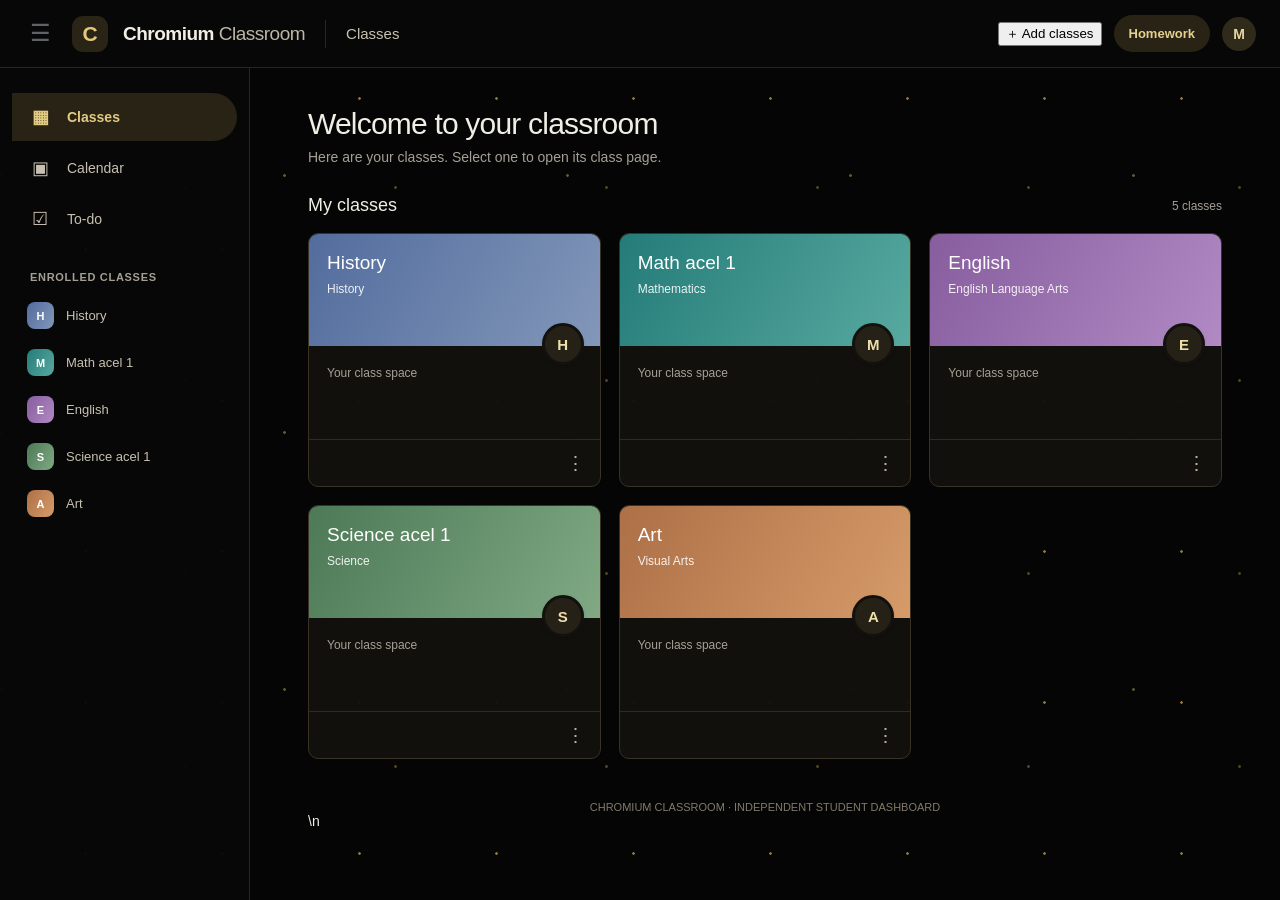
<file: index.html>
<!doctype html>
<html lang="en">
<head>
<meta charset="utf-8"><meta name="viewport" content="width=device-width,initial-scale=1"><meta name="theme-color" content="#050505">
<meta name="description" content="Chromium Classroom — an independent student class dashboard."><title>Chromium Classroom</title>
<style>
:root{--bg:#f7f8fc;--ink:#202124;--muted:#687078;--line:#e3e6ec;--blue:#356ac3;--white:#fff}
*{box-sizing:border-box}body{margin:0;background:var(--bg);color:var(--ink);font:14px Arial,Helvetica,sans-serif}
.top{height:68px;background:#fff;border-bottom:1px solid var(--line);display:flex;align-items:center;padding:0 24px;gap:15px;position:sticky;top:0;z-index:5}
.menu{border:0;background:none;font-size:23px;color:#5f6368;cursor:pointer}.brand-icon{width:36px;height:36px;border-radius:11px;background:#e7efff;color:#315fa8;display:grid;place-items:center;font-size:21px;font-weight:bold}.brand{font-size:19px;color:#5f6368;letter-spacing:-.5px}.brand b{color:#27364b}.divider{height:28px;border-left:1px solid var(--line);margin:0 5px}.page-name{font-size:15px;color:#4d5661}.right{margin-left:auto;display:flex;align-items:center;gap:12px}.chrome{background:#eaf1ff;color:#24539a;text-decoration:none;padding:11px 15px;border-radius:22px;font-weight:600;font-size:13px}.avatar{width:34px;height:34px;border-radius:50%;display:grid;place-items:center;background:#dce8fc;color:#28589f;font-weight:bold}
.shell{display:grid;grid-template-columns:250px minmax(0,1fr);min-height:calc(100vh - 68px)}aside{padding:22px 12px;background:#fff;border-right:1px solid var(--line)}.nav{display:flex;align-items:center;gap:17px;padding:13px 18px;margin:3px 0;border-radius:0 25px 25px 0;color:#41464d;text-decoration:none;font-size:14px;cursor:pointer}.nav.active{background:#e8f0fe;color:#174ea6;font-weight:600}.nav .ico{width:20px;text-align:center;font-size:18px}.nav-section{margin:28px 18px 9px;color:#727981;font-size:11px;font-weight:bold;letter-spacing:.7px;text-transform:uppercase}.side-class{display:flex;align-items:center;gap:12px;padding:10px 15px;border-radius:9px;color:#4b5159;font-size:13px}.side-dot{width:27px;height:27px;border-radius:8px;display:grid;place-items:center;color:white;font-size:11px;font-weight:bold}
main{width:100%;max-width:1250px;margin:auto;padding:38px clamp(20px,5vw,58px) 70px}.welcome{display:flex;align-items:end;justify-content:space-between;gap:18px;margin-bottom:30px}.welcome h1{font-size:30px;font-weight:400;margin:0 0 8px;letter-spacing:-.8px}.welcome p{margin:0;color:var(--muted);font-size:14px}.section-title{display:flex;align-items:center;justify-content:space-between;margin:0 0 17px}.section-title h2{font-size:18px;font-weight:500;margin:0}.section-title span{font-size:12px;color:var(--muted)}
.grid{display:grid;grid-template-columns:repeat(3,minmax(0,1fr));gap:18px}.class-card{background:#fff;border:1px solid #dfe3e9;border-radius:10px;overflow:hidden;text-align:left;padding:0;cursor:pointer;color:inherit;min-width:0;box-shadow:0 1px 2px #172b4d0a;transition:box-shadow .18s,transform .18s}.class-card:hover{box-shadow:0 4px 14px #172b4d20;transform:translateY(-2px)}.banner{height:112px;padding:18px 18px 14px;color:#fff;position:relative}.banner h3{font-size:19px;font-weight:500;margin:0 0 8px}.banner p{margin:0;font-size:12px;opacity:.9}.initial{position:absolute;right:16px;bottom:-19px;width:42px;height:42px;border:3px solid white;border-radius:50%;display:grid;place-items:center;background:#fff;color:#4b5563;font-size:15px;font-weight:bold;box-shadow:0 1px 3px #0002}.history{background:linear-gradient(120deg,#526c9d,#8297b9)}.math{background:linear-gradient(120deg,#247b78,#58aaa0)}.english{background:linear-gradient(120deg,#875d9e,#b18ac4)}.science{background:linear-gradient(120deg,#4d7956,#80a984)}.art{background:linear-gradient(120deg,#ad7047,#d69b69)}
.card-body{padding:20px 18px 15px;min-height:93px}.teacher{color:#6c737c;font-size:12px}.card-foot{border-top:1px solid #edf0f4;height:47px;display:flex;align-items:center;justify-content:flex-end;padding:0 15px;color:#687078;font-size:19px}
.detail{display:none;background:#fff;border:1px solid var(--line);border-radius:12px;margin-top:24px;overflow:hidden}.detail.show{display:block}.detail-banner{padding:26px;color:#fff}.detail-banner h2{margin:0 0 7px;font-size:24px;font-weight:500}.detail-banner p{margin:0;opacity:.9}.detail-content{padding:22px}.back{border:1px solid var(--line);background:white;border-radius:20px;padding:9px 15px;color:#3c5d8c;cursor:pointer}.announcement{padding:16px;border:1px solid var(--line);border-radius:9px;margin-top:16px;color:#59616b;line-height:1.6}.announcement b{color:#333}.footer{margin-top:42px;color:#9299a2;font-size:11px;text-align:center}
@media(max-width:900px){.grid{grid-template-columns:repeat(2,minmax(0,1fr))}.shell{grid-template-columns:205px minmax(0,1fr)}}
@media(max-width:620px){.top{height:60px;padding:0 13px;gap:9px}.brand{font-size:16px}.page-name{font-size:13px}.shell{grid-template-columns:1fr}aside{display:flex;overflow-x:auto;padding:8px;border-right:0;border-bottom:1px solid var(--line)}.nav{white-space:nowrap;padding:10px 13px;margin:0;border-radius:22px}.nav-section,.side-class{display:none}main{padding:28px 16px 50px}.grid{grid-template-columns:1fr}.welcome h1{font-size:25px}.chrome{padding:9px 11px;font-size:11px}.add-class{padding:9px 10px;font-size:11px}.avatar{display:none}.divider{height:23px}}

/* Dark space theme with very subtle golden stars */
:root{--bg:#050505;--ink:#f1eee5;--muted:#a6a094;--line:#29261e;--blue:#d8bd72;--white:#11100d}
body{background-color:#050505!important;background-image:radial-gradient(1px 1px at 12% 18%,rgba(220,190,105,.42) 98%,transparent),radial-gradient(1px 1px at 29% 73%,rgba(220,190,105,.28) 98%,transparent),radial-gradient(1.5px 1.5px at 48% 36%,rgba(220,190,105,.32) 98%,transparent),radial-gradient(1px 1px at 71% 14%,rgba(220,190,105,.38) 98%,transparent),radial-gradient(1px 1px at 86% 62%,rgba(220,190,105,.26) 98%,transparent),radial-gradient(1px 1px at 94% 29%,rgba(220,190,105,.3) 98%,transparent);background-size:310px 270px!important;color:#f1eee5}
.top,aside{background:rgba(12,12,11,.97)!important;border-color:#29261e!important}
.brand{color:#bdb7a8!important}.brand b{color:#f2eee3!important}.brand-icon{background:#292416!important;color:#e0c879!important}
.page-name,.nav,.side-class{color:#c8c1b1!important}.nav.active{background:#282315!important;color:#e3cc82!important}
.nav-section,.teacher,.count,.welcome p,.section-title span{color:#a6a094!important}
.chrome{background:#292315!important;color:#e4d08f!important}\n.add-class{border:1px solid #51452a;background:#17150f;color:#d9c27b;padding:10px 14px;border-radius:22px;font-weight:600;font-size:13px;cursor:pointer}.add-class:hover{background:#292315}
.avatar{background:#302a1b!important;color:#e6d79e!important}
.class-card{background:rgba(18,17,14,.97)!important;border-color:#393326!important;color:#f0ebdf!important}
.card-body{background:transparent!important}.card-foot{border-color:#302b20!important;color:#bdb49c!important}
.initial{background:#252116!important;border-color:#12110e!important;color:#eee0ad!important}
.detail{background:#11100d!important;border-color:#393326!important}.announcement{border-color:#393326!important;color:#c9c1b0!important}.announcement b{color:#f1ebdc!important}
.back{background:#17150f!important;border-color:#393326!important;color:#e3cd88!important}
.footer{color:#827b6a!important}


/* Visible black background and faint warm-yellow stars */
html,body{min-height:100%;background:#050505!important}
body{
 background-color:#050505!important;
 background-image:
 radial-gradient(circle,rgba(232,198,104,.58) 1px,transparent 1.6px),
 radial-gradient(circle,rgba(232,198,104,.32) 1px,transparent 1.8px),
 radial-gradient(circle,rgba(232,198,104,.42) 1px,transparent 1.7px)!important;
 background-size:137px 151px,211px 193px,283px 257px!important;
 background-position:17px 23px,79px 91px,143px 47px!important;
 background-attachment:fixed!important;
 color:#f1eee5!important
}
.shell,main,#classes-view{background:transparent!important}
.top,aside{background:rgba(8,8,8,.96)!important}

</style>
</head>
<body>
<header class="top"><button class="menu" aria-label="Menu">☰</button><div class="brand-icon">C</div><div class="brand"><b>Chromium</b> Classroom</div><div class="divider"></div><div class="page-name" id="page-name">Classes</div><div class="right"><button class="add-class" id="add-class-button" type="button">＋ Add classes</button><a class="chrome" href="chrome.html">Homework</a><div class="avatar">M</div></div></header>
<div class="shell">
<aside>
<a class="nav active" href="#classes" data-view="classes"><span class="ico">▦</span>Classes</a>
<a class="nav" href="#calendar" data-view="calendar"><span class="ico">▣</span>Calendar</a>
<a class="nav" href="#todo" data-view="todo"><span class="ico">☑</span>To-do</a>
<div class="nav-section">Enrolled classes</div>
<div class="side-class"><span class="side-dot history">H</span>History</div>
<div class="side-class"><span class="side-dot math">M</span>Math acel 1</div>
<div class="side-class"><span class="side-dot english">E</span>English</div>
<div class="side-class"><span class="side-dot science">S</span>Science acel 1</div>
<div class="side-class"><span class="side-dot art">A</span>Art</div>
</aside>
<main>
<section id="classes-view">
<div class="welcome"><div><h1>Welcome to your classroom</h1><p>Here are your classes. Select one to open its class page.</p></div></div>
<div class="section-title"><h2>My classes</h2><span>5 classes</span></div>
<div class="grid">
<button class="class-card" data-class="History"><div class="banner history"><h3>History</h3><p>History</p><span class="initial">H</span></div><div class="card-body"><div class="teacher">Your class space</div></div><div class="card-foot">⋮</div></button>
<button class="class-card" data-class="Math acel 1"><div class="banner math"><h3>Math acel 1</h3><p>Mathematics</p><span class="initial">M</span></div><div class="card-body"><div class="teacher">Your class space</div></div><div class="card-foot">⋮</div></button>
<button class="class-card" data-class="English"><div class="banner english"><h3>English</h3><p>English Language Arts</p><span class="initial">E</span></div><div class="card-body"><div class="teacher">Your class space</div></div><div class="card-foot">⋮</div></button>
<button class="class-card" data-class="Science acel 1"><div class="banner science"><h3>Science acel 1</h3><p>Science</p><span class="initial">S</span></div><div class="card-body"><div class="teacher">Your class space</div></div><div class="card-foot">⋮</div></button>
<button class="class-card" data-class="Art"><div class="banner art"><h3>Art</h3><p>Visual Arts</p><span class="initial">A</span></div><div class="card-body"><div class="teacher">Your class space</div></div><div class="card-foot">⋮</div></button>
</div>
<div class="footer">CHROMIUM CLASSROOM · INDEPENDENT STUDENT DASHBOARD</div>
</section>
<section class="detail" id="class-detail"><div class="detail-banner" id="detail-banner"><h2 id="detail-title">Class</h2><p>Class stream</p></div><div class="detail-content"><button class="back" id="back-button">← All classes</button><div class="announcement"><b>Welcome to this class</b><br>This is your class space. You can use it to keep class notes and organize your learning.</div></div></section>
<section class="detail" id="other-view"><div class="detail-content"><h2 id="other-title">Calendar</h2><p id="other-copy">Your classroom section.</p><button class="back" id="other-back">← Back to classes</button></div></section>\n<section class="detail" id="add-class-view"><div class="detail-content"><h2>Add a class</h2><p>Enter a class code to continue.</p><form id="demo-class-form"><label for="demo-code">Class code</label><div style="display:flex;gap:10px;flex-wrap:wrap;margin:10px 0 14px"><input id="demo-code" name="code" required maxlength="24" placeholder="Enter class code" style="background:#17150f;border:1px solid #51452a;border-radius:8px;padding:12px;color:#f1eee5;min-width:180px;flex:1"><button class="add-class" type="submit">Submit code</button></div></form><button class="back" id="add-class-back">← Back to classes</button></div></section>
</main>
</div>
<script>
const colors={History:'history','Math acel 1':'math',English:'english','Science acel 1':'science',Art:'art'};
const cards=document.querySelectorAll('.class-card'),classesView=document.querySelector('#classes-view'),detail=document.querySelector('#class-detail'),other=document.querySelector('#other-view'),addClassView=document.querySelector('#add-class-view');
function openClass(name){classesView.style.display='none';other.classList.remove('show');detail.classList.add('show');document.querySelector('#detail-title').textContent=name;document.querySelector('#detail-banner').className='detail-banner '+colors[name];document.querySelector('#page-name').textContent=name;window.scrollTo({top:0,behavior:'smooth'});}
function showClasses(){detail.classList.remove('show');other.classList.remove('show');addClassView.classList.remove('show');classesView.style.display='block';document.querySelector('#page-name').textContent='Classes';document.querySelectorAll('.nav').forEach(n=>n.classList.toggle('active',n.dataset.view==='classes'));}
cards.forEach(card=>card.addEventListener('click',()=>openClass(card.dataset.class)));
document.querySelector('#back-button').addEventListener('click',showClasses);document.querySelector('#other-back').addEventListener('click',showClasses);document.querySelector('#add-class-back').addEventListener('click',showClasses);document.querySelector('#add-class-button').addEventListener('click',()=>{classesView.style.display='none';detail.classList.remove('show');other.classList.remove('show');addClassView.classList.add('show');document.querySelector('#page-name').textContent='Add classes';document.querySelector('#demo-code').focus();});document.querySelector('#demo-class-form').addEventListener('submit',e=>{e.preventDefault();const code=document.querySelector('#demo-code').value.trim();document.querySelector('#demo-code-result')?.remove();});
document.querySelectorAll('.nav').forEach(link=>link.addEventListener('click',e=>{e.preventDefault();const view=link.dataset.view;if(view==='classes'){showClasses();return;}classesView.style.display='none';detail.classList.remove('show');other.classList.add('show');document.querySelector('#page-name').textContent=link.textContent.trim();document.querySelector('#other-title').textContent=link.textContent.trim();document.querySelector('#other-copy').textContent=view==='calendar'?'Your calendar section is ready for upcoming class dates.':'Your to-do section is ready for assignments you want to track.';document.querySelectorAll('.nav').forEach(n=>n.classList.toggle('active',n===link));}));
</script>
</body></html>
</file>
